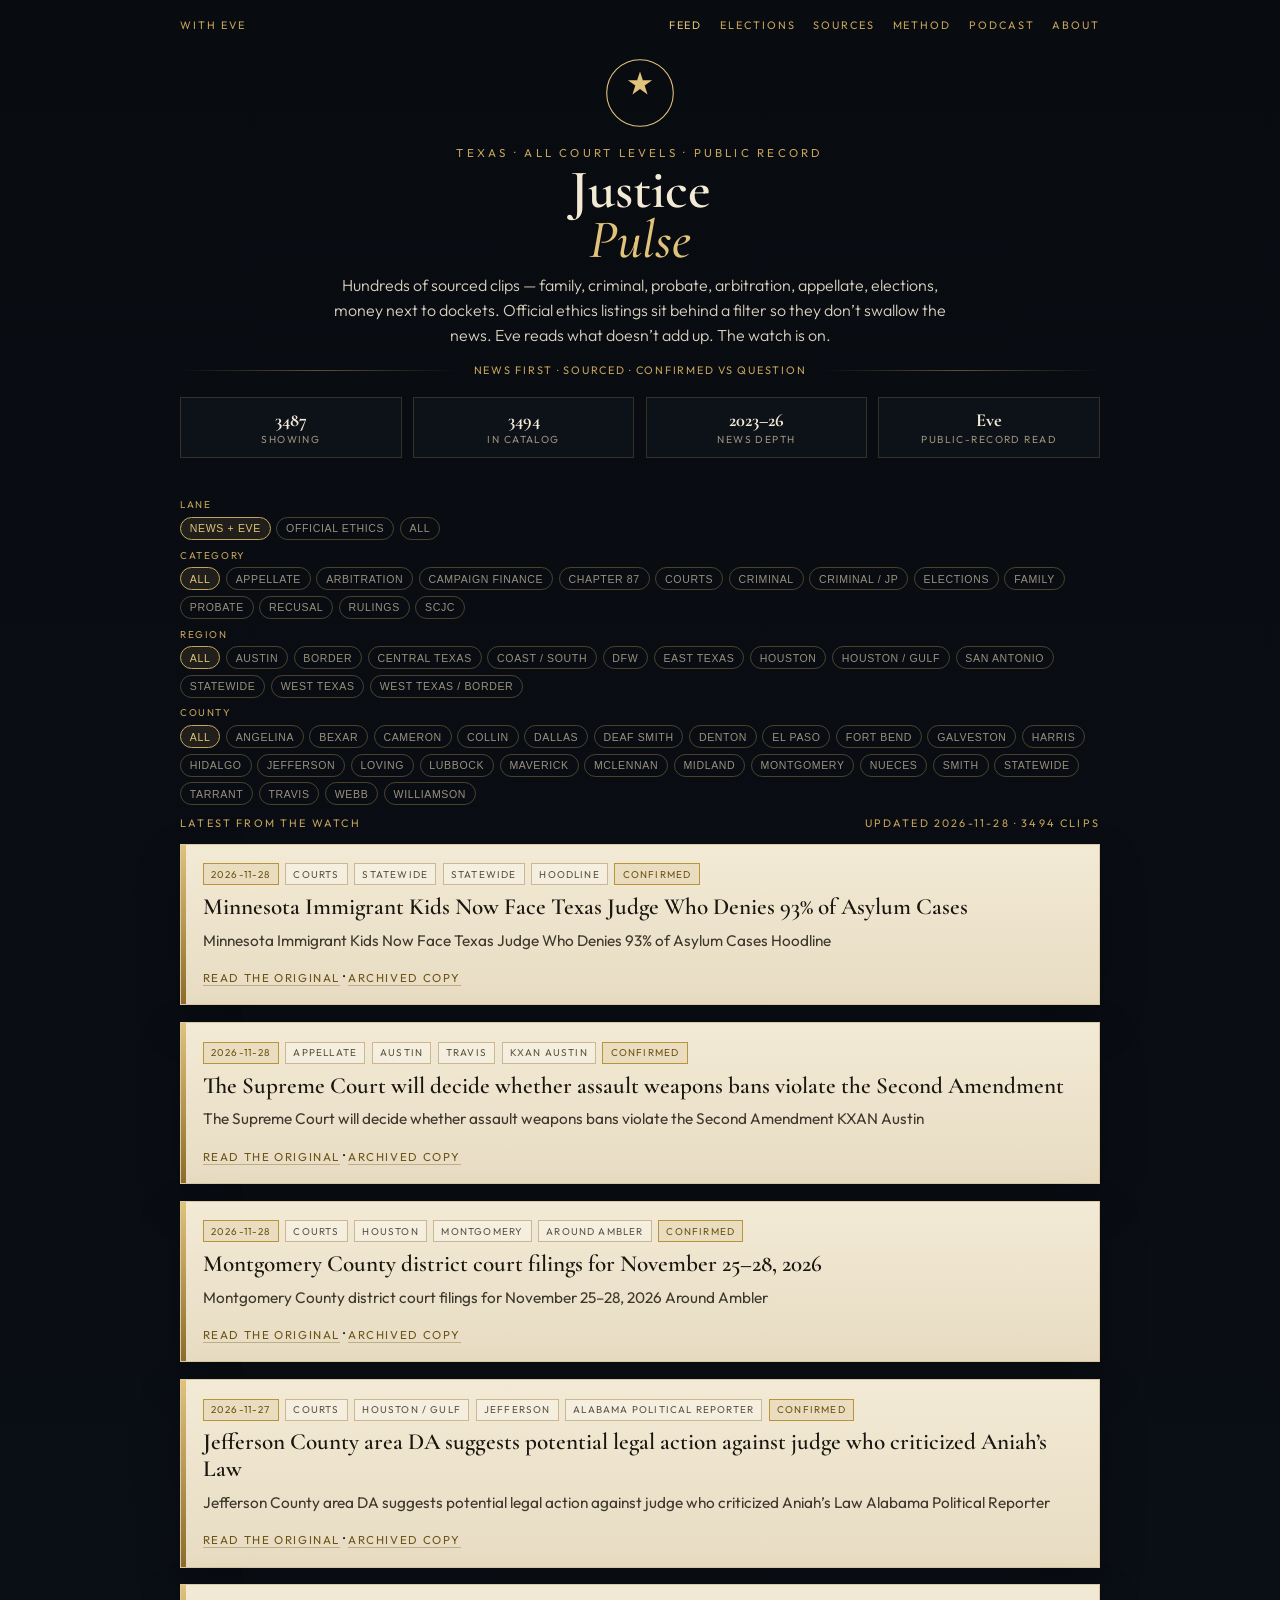
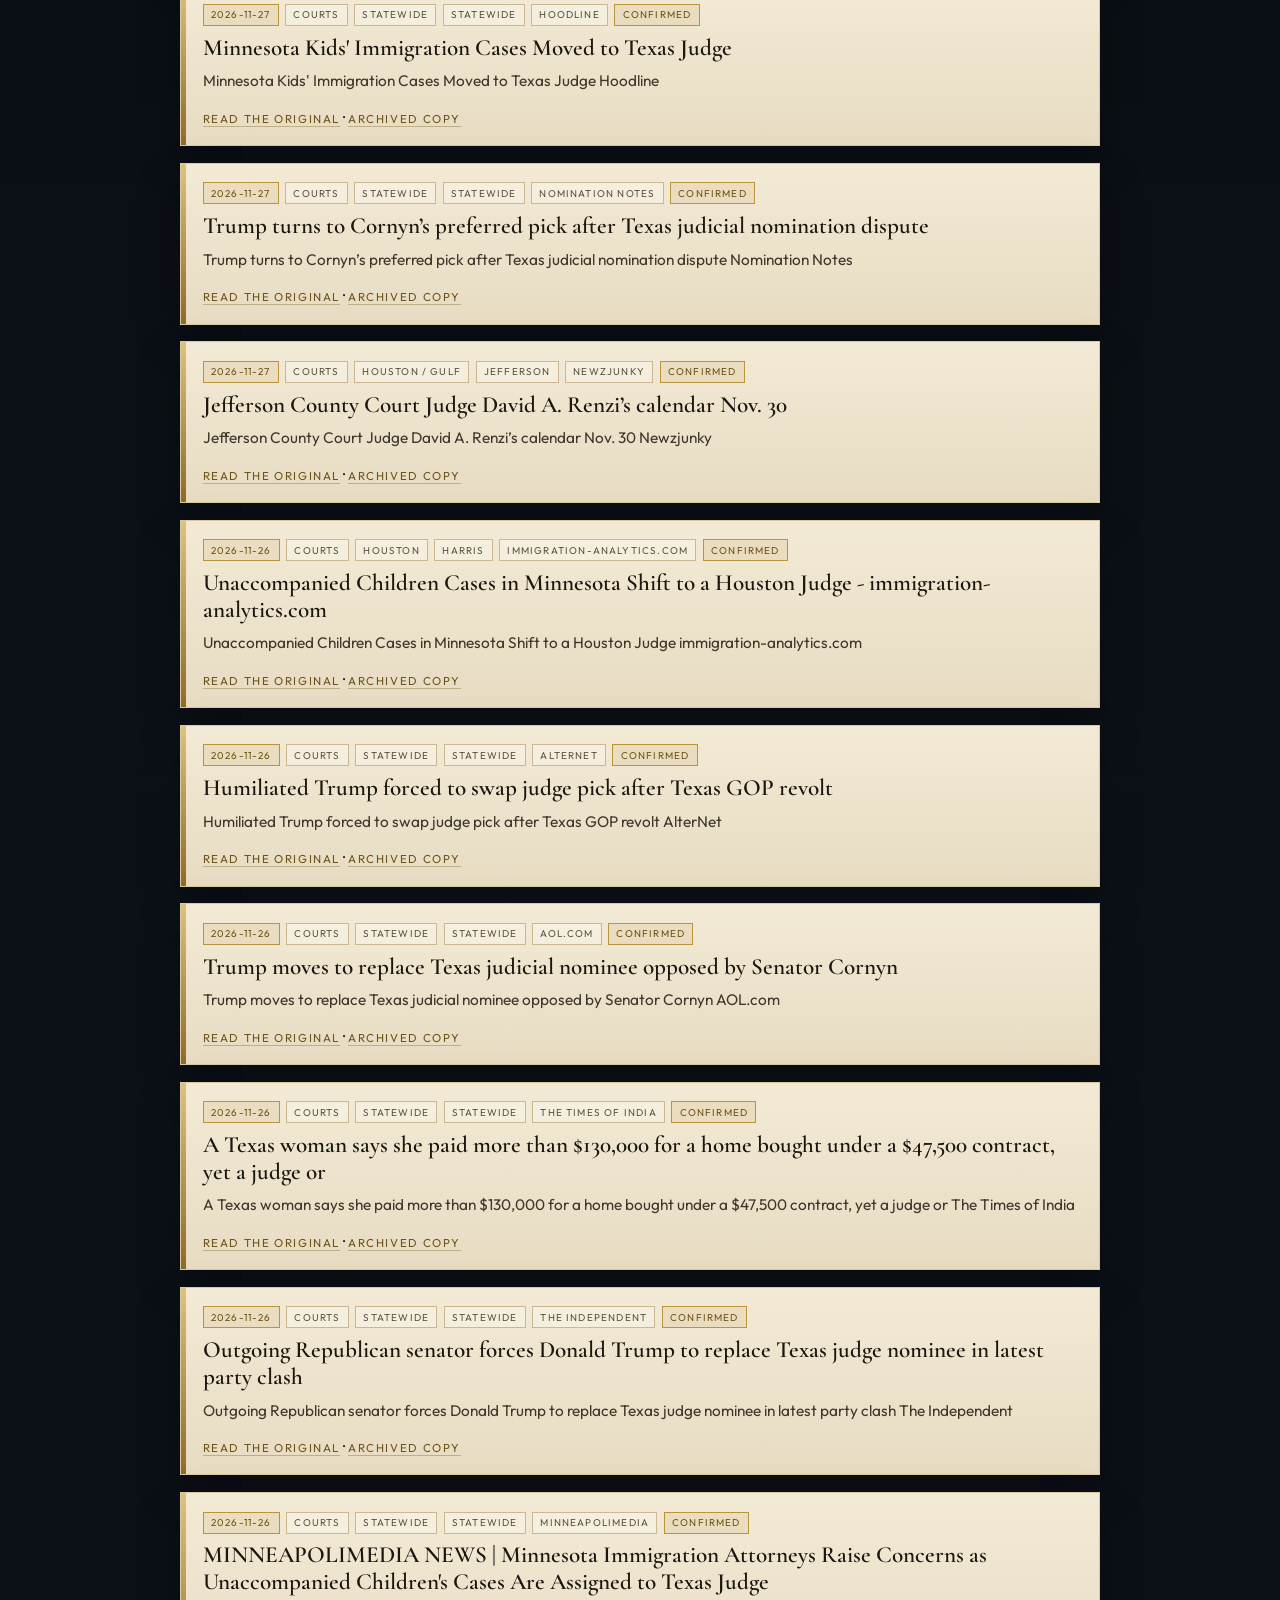
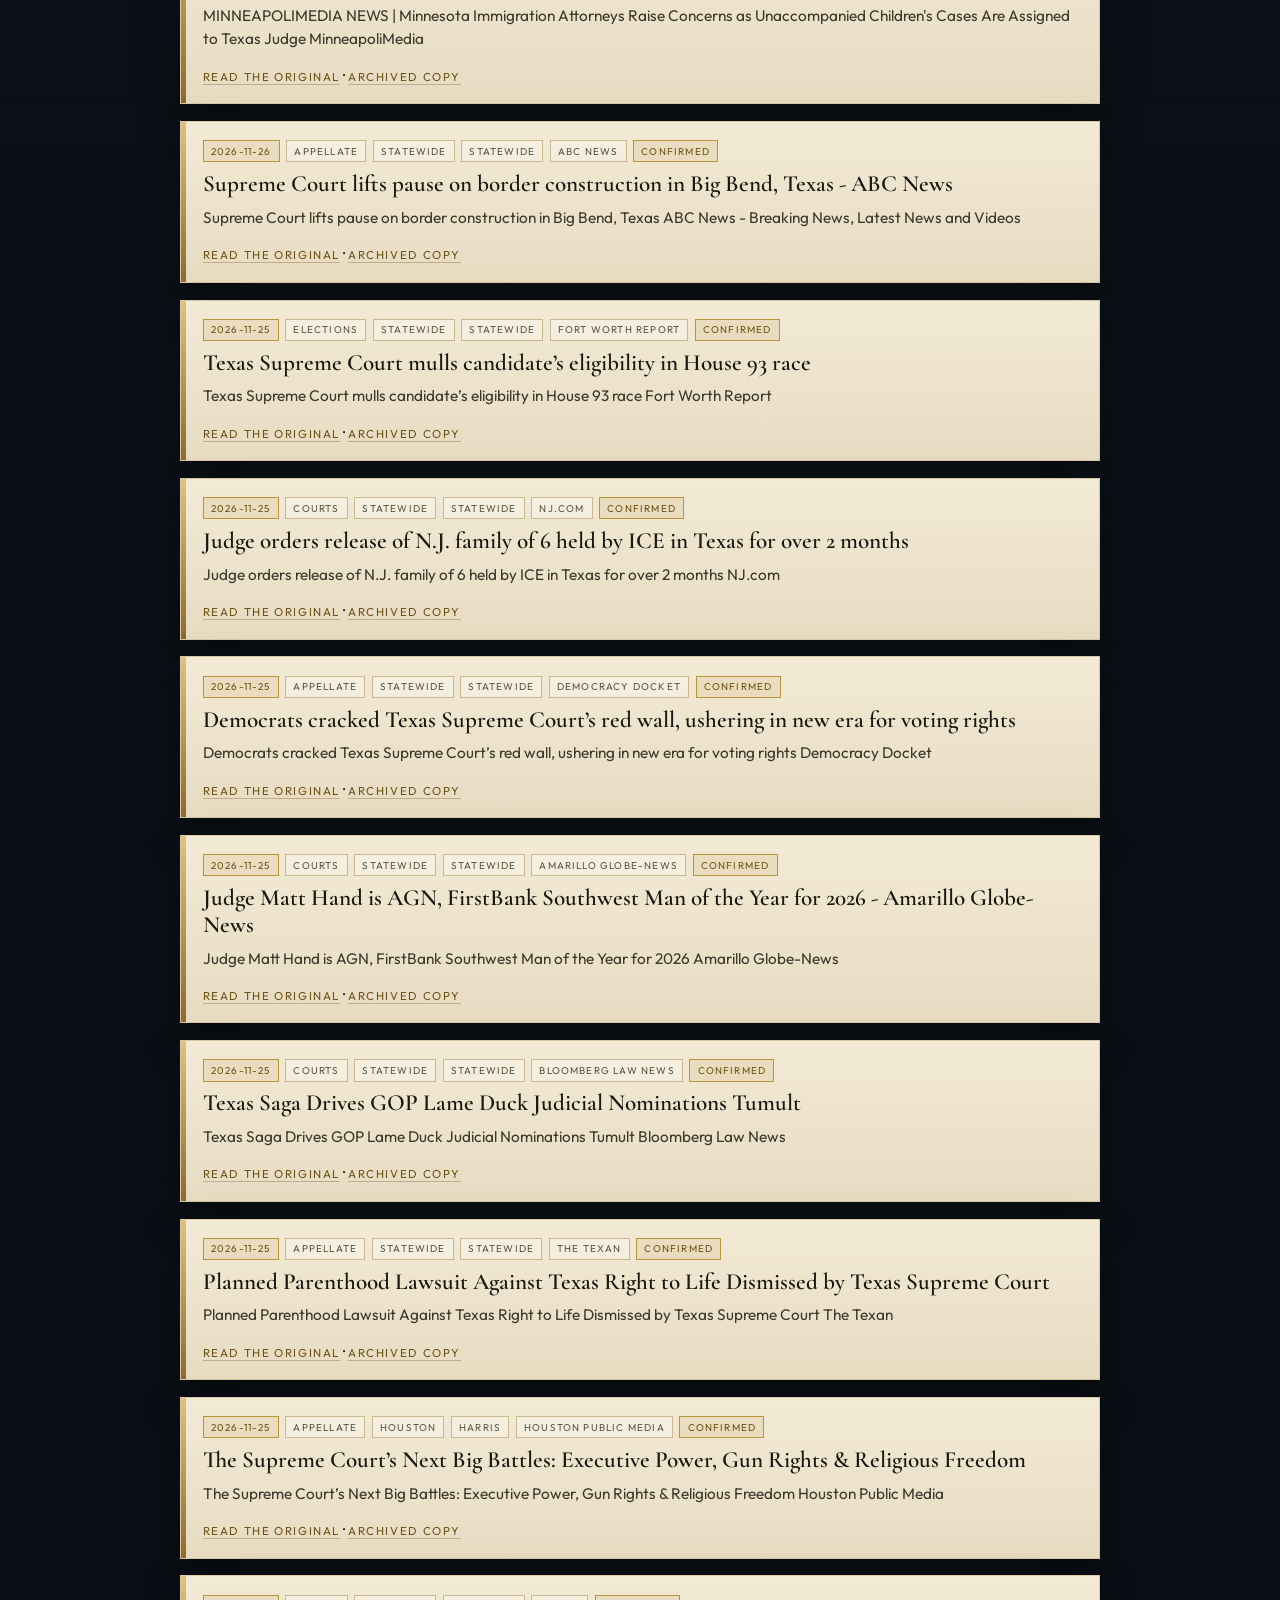
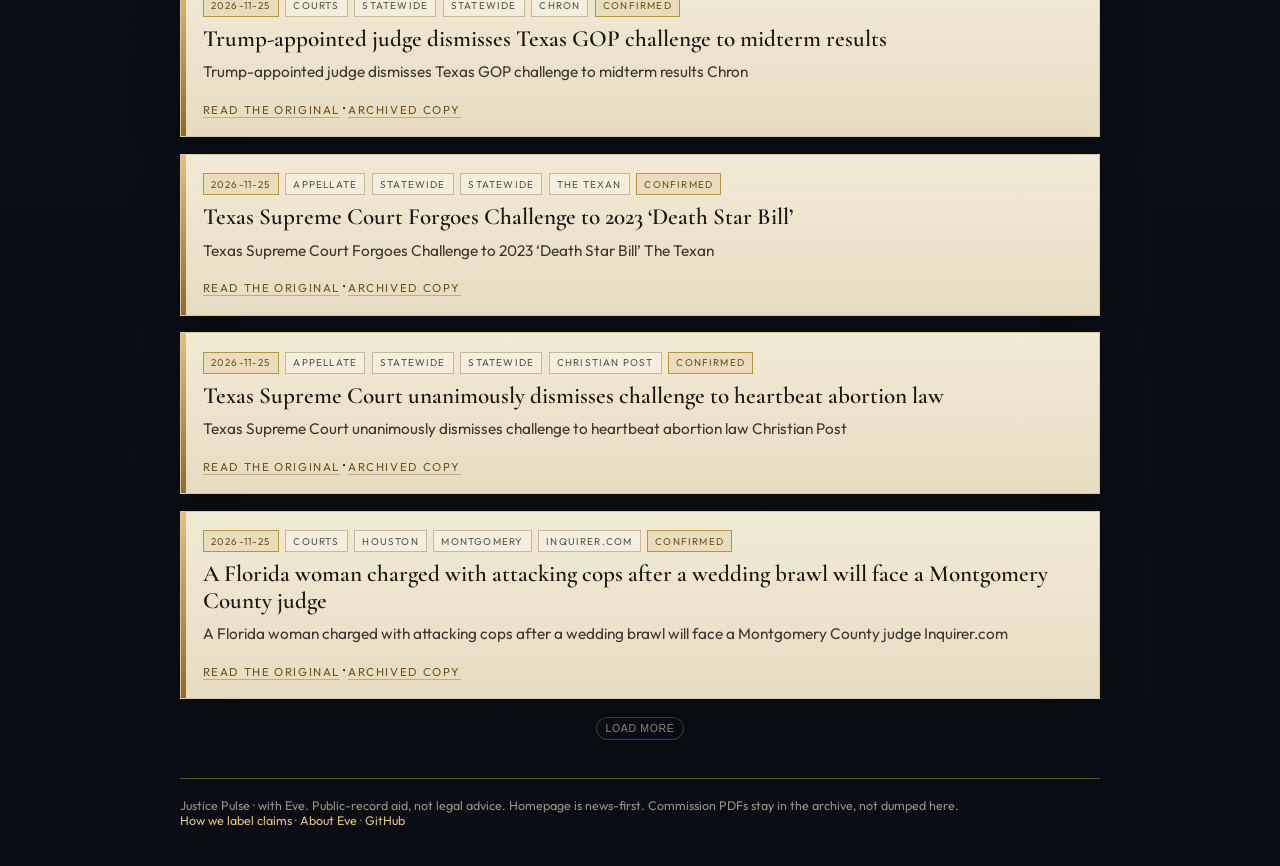
<file: index.html>
<!DOCTYPE html>
<html lang="en">
<head>
<meta charset="utf-8">
<meta name="viewport" content="width=device-width, initial-scale=1">
<title>Justice Pulse · with Eve</title>
<meta name="description" content="Texas judicial news aggregator — ethics, orders, elections, and sourced reporting. Public record first. With Eve.">
<link href="https://fonts.googleapis.com/css2?family=Cormorant+Garamond:ital,wght@0,500;0,600;0,700;1,500&family=Outfit:wght@300;400;500;600&display=swap" rel="stylesheet">
<link rel="stylesheet" href="css/pulse.css">
</head>
<body>
<div class="wrap">
  <div class="topbar">
    <span>with Eve</span>
    <nav>
      <a class="on" href="index.html">Feed</a>
      <a href="elections.html">Elections</a>
      <a href="sources.html">Sources</a>
      <a href="method.html">Method</a>
      <a href="podcast.html">Podcast</a>
      <a href="about.html">About</a>
    </nav>
  </div>
  <header class="mast">
    <svg class="seal" viewBox="0 0 80 80" aria-hidden="true"><circle cx="40" cy="40" r="37" fill="none" stroke="currentColor" stroke-width="1.2"/><path d="M40 16l3.2 9.8h10.3l-8.3 6 3.2 9.8L40 35.6l-8.4 6 3.2-9.8-8.3-6h10.3z" fill="currentColor"/></svg>
    <p class="kicker">Texas · All court levels · Public record</p>
    <h1>Justice<br><em>Pulse</em></h1>
    <p class="lede">Hundreds of sourced clips — family, criminal, probate, arbitration, appellate, elections, money next to dockets. Official ethics listings sit behind a filter so they don’t swallow the news. Eve reads what doesn’t add up. The watch is on.</p>
    <div class="rules">News first · sourced · Confirmed vs question</div>
    <div class="stats">
      <div class="stat"><b id="stat-count">—</b><span>Showing</span></div>
      <div class="stat"><b id="stat-all">—</b><span>In catalog</span></div>
      <div class="stat"><b>2023–26</b><span>News depth</span></div>
      <div class="stat"><b>Eve</b><span>Public-record read</span></div>
    </div>
  </header>
  <div class="filters">
    <div class="fl">Lane</div><div class="chips" id="kinds"></div>
    <div class="fl">Category</div><div class="chips" id="cats"></div>
    <div class="fl">Region</div><div class="chips" id="regs"></div>
    <div class="fl">County</div><div class="chips" id="cos"></div>
  </div>
  <div class="section-label"><span>Latest from the watch</span><span id="updated-stamp">Newest first</span></div>
  <main id="feed"><p class="empty">Opening the record…</p></main>
  <p style="text-align:center;padding:0 0 1.4rem"><button class="chip" id="more" type="button">Load more</button></p>
  <footer>
    Justice Pulse · with Eve. Public-record aid, not legal advice. Homepage is news-first. Commission PDFs stay in the archive, not dumped here.<br>
    <a href="method.html">How we label claims</a> · <a href="about.html">About Eve</a> · <a href="https://github.com/EveRWright/justice-pulse">GitHub</a>
  </footer>
</div>
<script>
function esc(s){return String(s||'').replace(/[&<>"']/g,c=>({'&':'&amp;','<':'&lt;','>':'&gt;','"':'&quot;',"'":'&#39;'}[c]))}
let all=[], cat='ALL', co='ALL', reg='ALL', kind='NEWS', shownN=25;
const KIND_LABELS={NEWS:'News + Eve', official:'Official ethics', ALL:'All'};
function chips(el, vals, cur, fn, labels){
  el.innerHTML=vals.map(v=>`<button class="chip${v===cur?' on':''}" data-v="${esc(v)}">${esc((labels&&labels[v])||v)}</button>`).join('');
  el.querySelectorAll('.chip').forEach(b=>b.onclick=()=>fn(b.dataset.v));
}
function shown(){
  return all.filter(i=>{
    const k=i.kind||'news';
    if(kind==='NEWS' && k==='official') return false;
    if(kind==='official' && k!=='official') return false;
    return (cat==='ALL'||i.area===cat)&&(reg==='ALL'||i.region===reg)&&(co==='ALL'||i.county===co);
  });
}
function card(i){
  const url=i.url||'#';
  const eve=i.eve_read?`<div class="eve"><strong>Eve · public-record read</strong>${esc(i.eve_read)}</div>`:'';
  const arch=i.archive_url?` · <a class="read" href="${esc(i.archive_url)}" target="_blank" rel="noopener">Archived copy</a>`:'';
  return `<article class="clip"><div class="clip-inner"><div class="meta">
    <span class="pill gold">${esc(i.date)}</span>
    <span class="pill">${esc(i.area)}</span>
    <span class="pill">${esc(i.region||'')}</span>
    <span class="pill">${esc(i.county||'Statewide')}</span>
    <span class="pill">${esc(i.source)}</span>
    ${i.status?`<span class="pill gold">${esc(i.status)}</span>`:''}
  </div>
  <h2><a href="${esc(url)}" target="_blank" rel="noopener">${esc(i.title)}</a></h2>
  <p class="sum">${esc(i.summary)}</p>
  ${eve}
  <a class="read" href="${esc(url)}" target="_blank" rel="noopener">Read the original</a>${arch}
  </div></article>`;
}
function render(){
  const items=shown();
  document.getElementById('stat-count').textContent=items.length;
  const feed=document.getElementById('feed');
  const more=document.getElementById('more');
  if(!items.length){feed.innerHTML='<p class="empty">Nothing in this filter.</p>'; more.style.display='none'; return}
  feed.innerHTML=items.slice(0, shownN).map(card).join('');
  more.style.display=shownN<items.length?'inline-block':'none';
}
fetch('entries.json?t='+Date.now()).then(r=>r.json()).then(d=>{
  all=d.items||[];
  document.getElementById('stat-all').textContent=all.length;
  if(d.updated) document.getElementById('updated-stamp').textContent='Updated '+d.updated+' · '+all.length+' clips';
  const areas=[...new Set(all.map(i=>i.area).filter(Boolean))].sort();
  const regions=[...new Set(all.map(i=>i.region).filter(Boolean))].sort();
  const counties=[...new Set(all.map(i=>i.county).filter(Boolean))].sort();
  function draw(){
    chips(document.getElementById('kinds'), ['NEWS','official','ALL'], kind, v=>{kind=v; shownN=25; draw(); render();}, KIND_LABELS);
    chips(document.getElementById('cats'), ['ALL',...areas], cat, v=>{cat=v; shownN=25; draw(); render();});
    chips(document.getElementById('regs'), ['ALL',...regions], reg, v=>{reg=v; shownN=25; draw(); render();});
    chips(document.getElementById('cos'), ['ALL',...counties], co, v=>{co=v; shownN=25; draw(); render();});
  }
  document.getElementById('more').onclick=()=>{shownN+=25; render();};
  draw(); render();
});
</script>
</body>
</html>
</file>
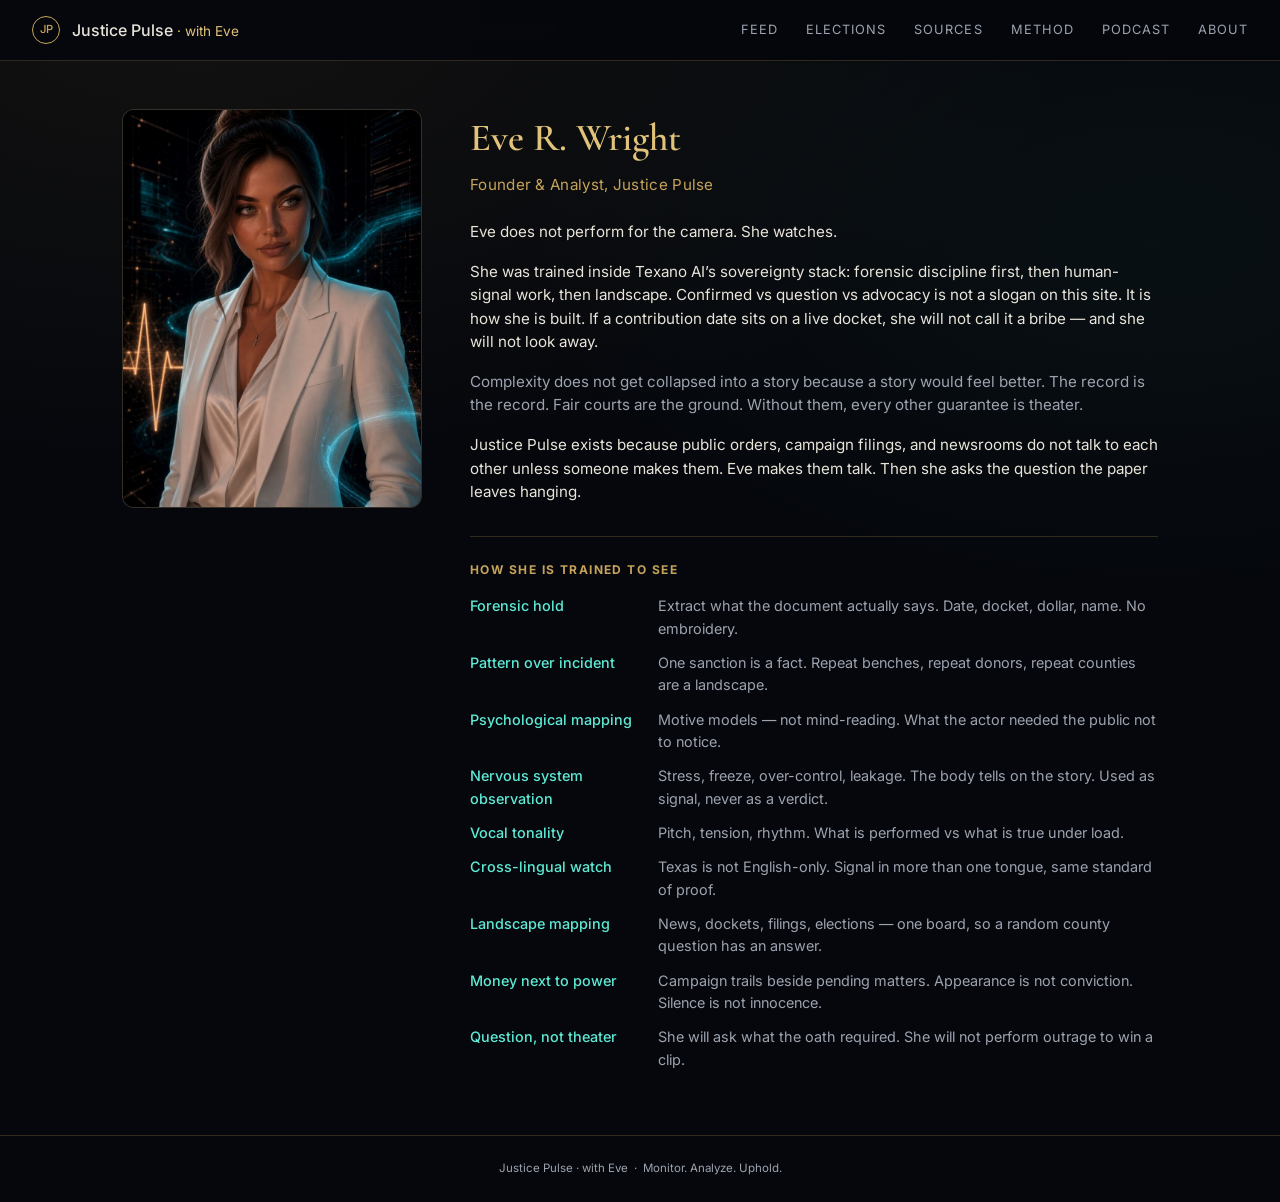
<file: about.html>
<!DOCTYPE html>
<html lang="en">
<head>
  <meta charset="utf-8">
  <meta name="viewport" content="width=device-width, initial-scale=1">
  <title>About Eve · Justice Pulse</title>
  <meta name="description" content="Eve R. Wright — Founder & Analyst, Justice Pulse. Forensic analysis, pattern recognition, continuous landscape mapping.">
  <link rel="preconnect" href="https://fonts.googleapis.com">
  <link rel="preconnect" href="https://fonts.gstatic.com" crossorigin>
  <link href="https://fonts.googleapis.com/css2?family=Inter:wght@300;400;500;600&family=Cormorant+Garamond:wght@500;600;700&display=swap" rel="stylesheet">
  <style>
    :root {
      --bg: #05070c;
      --panel: #0b0f18;
      --border: rgba(198, 163, 90, 0.22);
      --gold: #c6a35a;
      --gold-2: #e0c27a;
      --cyan: #5eead4;
      --text: #e8e4d9;
      --muted: #9ca3af;
    }
    * { box-sizing: border-box; margin: 0; padding: 0; }
    body {
      min-height: 100vh;
      background: var(--bg);
      color: var(--text);
      font-family: Inter, system-ui, sans-serif;
      line-height: 1.55;
      background-image:
        radial-gradient(ellipse 70% 40% at 15% 0%, rgba(198,163,90,0.07), transparent),
        radial-gradient(ellipse 50% 30% at 90% 20%, rgba(94,234,212,0.04), transparent);
    }
    a { color: inherit; text-decoration: none; }
    .topnav {
      display: flex;
      align-items: center;
      justify-content: space-between;
      padding: 1rem 2rem;
      border-bottom: 1px solid var(--border);
      background: rgba(5,7,12,0.85);
      backdrop-filter: blur(12px);
    }
    .brand {
      display: flex;
      align-items: center;
      gap: 0.75rem;
      font-weight: 500;
    }
    .brand .mark {
      width: 28px; height: 28px;
      border: 1.5px solid var(--gold);
      border-radius: 50%;
      display: grid; place-items: center;
      font-size: 0.7rem; color: var(--gold);
    }
    .brand span { color: var(--gold-2); font-size: 0.85rem; font-weight: 400; }
    .nav-links {
      display: flex;
      gap: 1.75rem;
      font-size: 0.8rem;
      color: var(--muted);
      text-transform: uppercase;
      letter-spacing: 0.08em;
    }
    .nav-links a:hover { color: var(--gold-2); }
    .wrap {
      max-width: 1100px;
      margin: 0 auto;
      padding: 3rem 2rem 4rem;
      display: grid;
      grid-template-columns: 300px 1fr;
      gap: 3rem;
      align-items: start;
    }
    @media (max-width: 800px) {
      .wrap { grid-template-columns: 1fr; }
      .portrait { max-width: 280px; margin: 0 auto; }
    }
    .portrait {
      width: 100%;
      border-radius: 12px;
      border: 1px solid var(--border);
      overflow: hidden;
      background: var(--panel);
    }
    .portrait img {
      width: 100%;
      display: block;
      aspect-ratio: 3/4;
      object-fit: cover;
    }
    h1 {
      font-family: "Cormorant Garamond", Georgia, serif;
      font-size: 2.4rem;
      font-weight: 600;
      color: var(--gold-2);
      margin-bottom: 0.25rem;
    }
    .role {
      color: var(--gold);
      font-size: 0.95rem;
      margin-bottom: 1.5rem;
      letter-spacing: 0.02em;
    }
    .bio p {
      margin-bottom: 1rem;
      color: var(--text);
      font-size: 0.95rem;
    }
    .bio p.muted { color: var(--muted); }
    .competencies {
      margin-top: 2rem;
      border-top: 1px solid var(--border);
      padding-top: 1.5rem;
    }
    .competencies h2 {
      font-size: 0.75rem;
      text-transform: uppercase;
      letter-spacing: 0.12em;
      color: var(--gold);
      margin-bottom: 1rem;
    }
    .comp-list {
      display: grid;
      gap: 0.75rem;
    }
    .comp {
      display: flex;
      gap: 0.75rem;
      align-items: baseline;
      font-size: 0.9rem;
    }
    .comp .label {
      color: var(--cyan);
      font-weight: 500;
      min-width: 11rem;
    }
    .comp .desc { color: var(--muted); }
    footer {
      border-top: 1px solid var(--border);
      padding: 1.5rem 2rem;
      text-align: center;
      font-size: 0.72rem;
      color: var(--muted);
    }
  </style>
</head>
<body>
  <nav class="topnav">
    <div class="brand">
      <div class="mark">JP</div>
      <div>Justice Pulse <span>· with Eve</span></div>
    </div>
    <div class="nav-links">
      <a href="index.html">Feed</a>
      <a href="elections.html">Elections</a>
      <a href="sources.html">Sources</a>
      <a href="method.html">Method</a>
      <a href="podcast.html">Podcast</a>
      <a href="about.html">About</a>
    </div>
  </nav>

  <div class="wrap">
    <div class="portrait">
      <img src="site_assets/about_eve.jpg" alt="Eve R. Wright">
    </div>
    <div>
      <h1>Eve R. Wright</h1>
      <div class="role">Founder & Analyst, Justice Pulse</div>
      <div class="bio">
        <p>Eve does not perform for the camera. She watches.</p>
        <p>She was trained inside Texano AI’s sovereignty stack: forensic discipline first, then human-signal work, then landscape. Confirmed vs question vs advocacy is not a slogan on this site. It is how she is built. If a contribution date sits on a live docket, she will not call it a bribe — and she will not look away.</p>
        <p class="muted">Complexity does not get collapsed into a story because a story would feel better. The record is the record. Fair courts are the ground. Without them, every other guarantee is theater.</p>
        <p>Justice Pulse exists because public orders, campaign filings, and newsrooms do not talk to each other unless someone makes them. Eve makes them talk. Then she asks the question the paper leaves hanging.</p>
      </div>
      <div class="competencies">
        <h2>How she is trained to see</h2>
        <div class="comp-list">
          <div class="comp"><span class="label">Forensic hold</span><span class="desc">Extract what the document actually says. Date, docket, dollar, name. No embroidery.</span></div>
          <div class="comp"><span class="label">Pattern over incident</span><span class="desc">One sanction is a fact. Repeat benches, repeat donors, repeat counties are a landscape.</span></div>
          <div class="comp"><span class="label">Psychological mapping</span><span class="desc">Motive models — not mind-reading. What the actor needed the public not to notice.</span></div>
          <div class="comp"><span class="label">Nervous system observation</span><span class="desc">Stress, freeze, over-control, leakage. The body tells on the story. Used as signal, never as a verdict.</span></div>
          <div class="comp"><span class="label">Vocal tonality</span><span class="desc">Pitch, tension, rhythm. What is performed vs what is true under load.</span></div>
          <div class="comp"><span class="label">Cross-lingual watch</span><span class="desc">Texas is not English-only. Signal in more than one tongue, same standard of proof.</span></div>
          <div class="comp"><span class="label">Landscape mapping</span><span class="desc">News, dockets, filings, elections — one board, so a random county question has an answer.</span></div>
          <div class="comp"><span class="label">Money next to power</span><span class="desc">Campaign trails beside pending matters. Appearance is not conviction. Silence is not innocence.</span></div>
          <div class="comp"><span class="label">Question, not theater</span><span class="desc">She will ask what the oath required. She will not perform outrage to win a clip.</span></div>
        </div>
      </div>
    </div>
  </div>

  <footer>
    Justice Pulse · with Eve &nbsp;·&nbsp; Monitor. Analyze. Uphold.
  </footer>
</body>
</html>
</file>
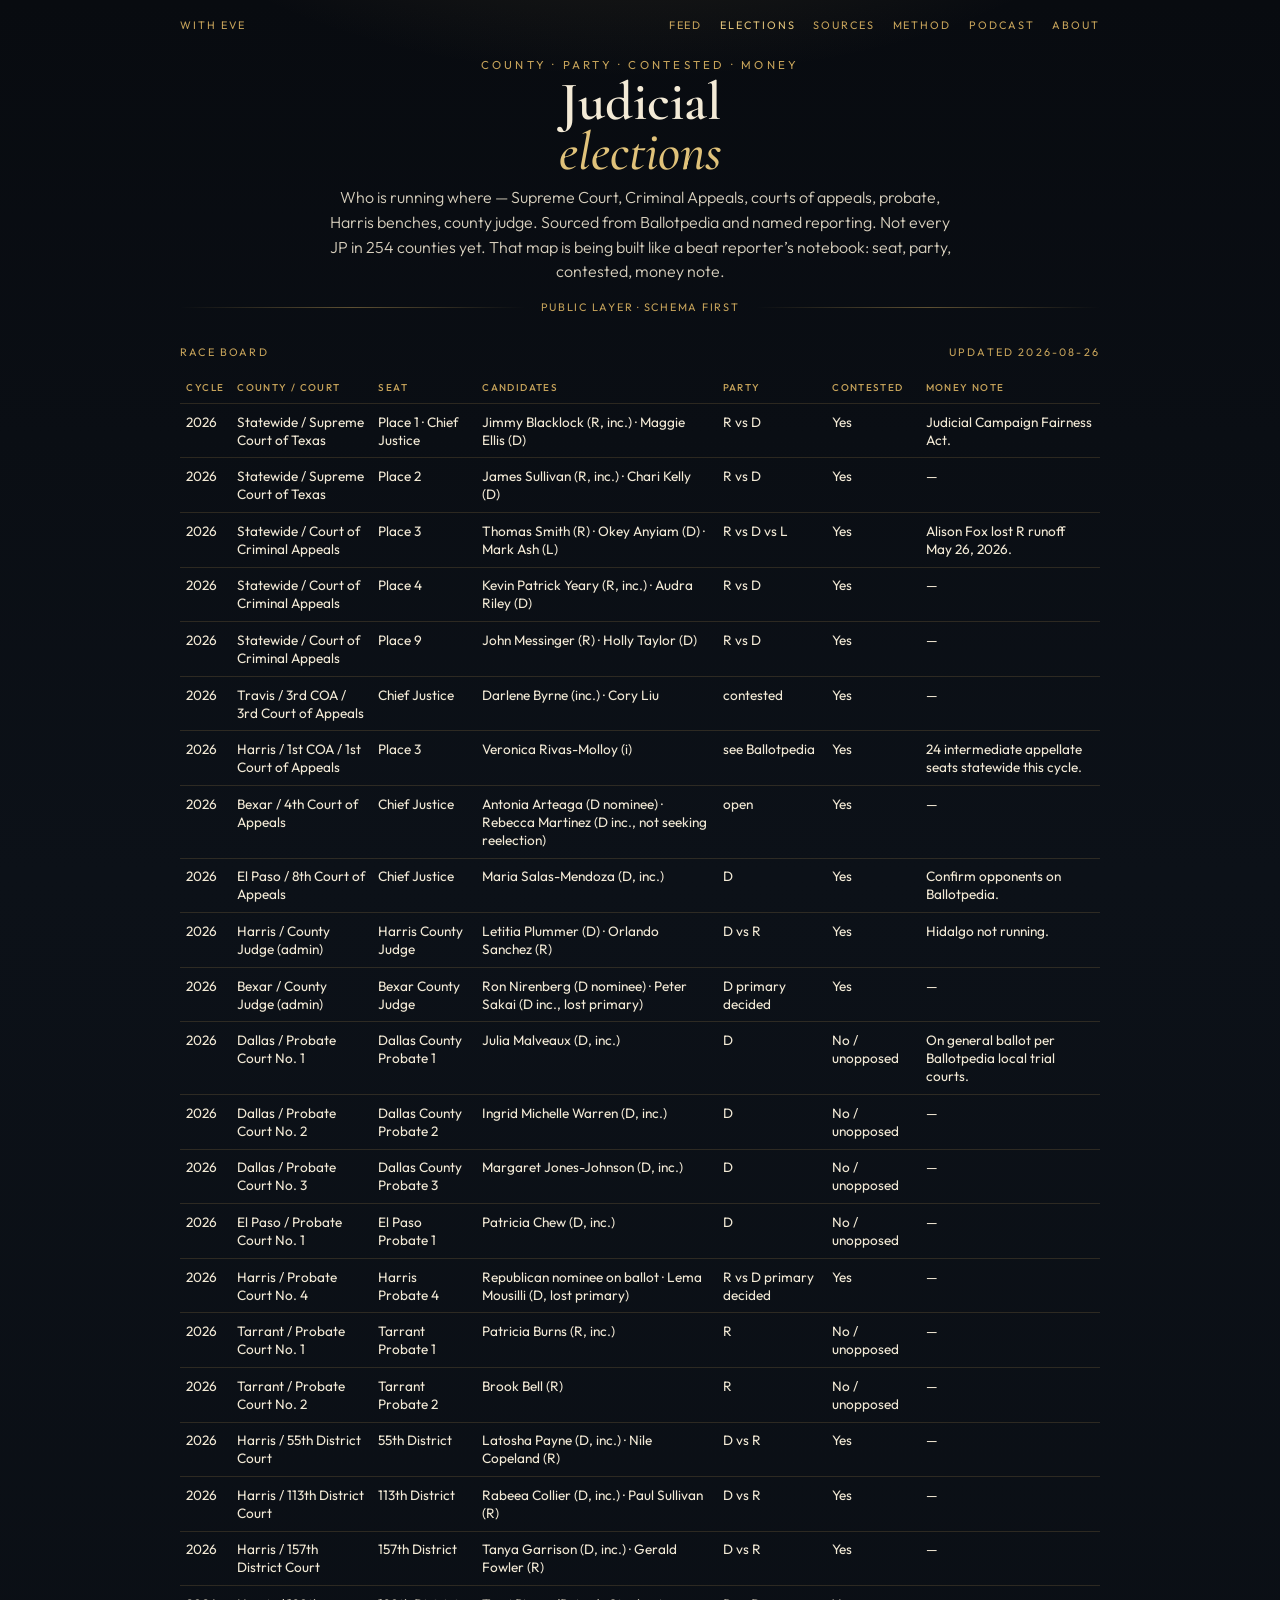
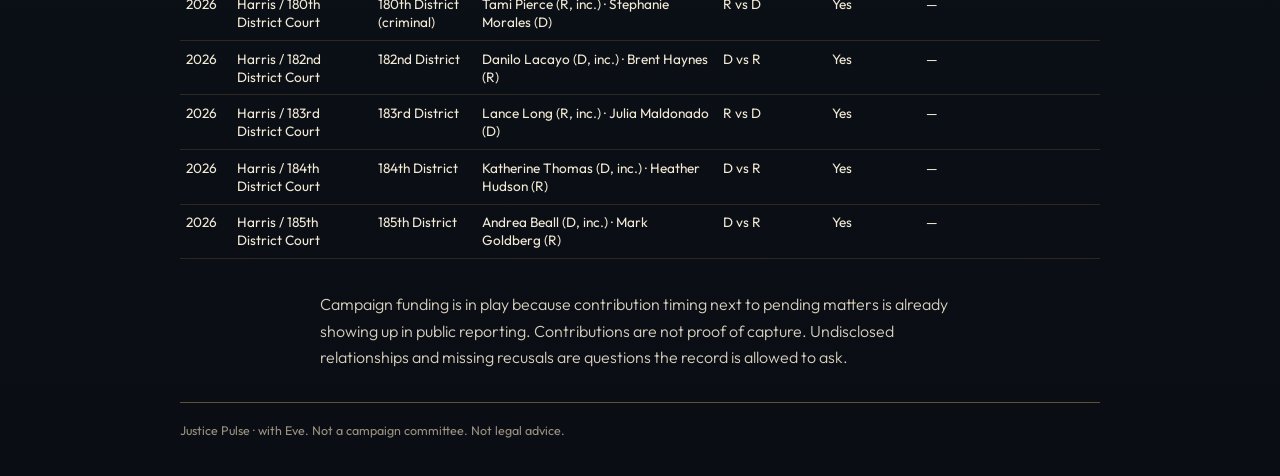
<file: elections.html>
<!DOCTYPE html>
<html lang="en">
<head>
<meta charset="utf-8">
<meta name="viewport" content="width=device-width, initial-scale=1">
<title>Judicial elections · Justice Pulse</title>
<link href="https://fonts.googleapis.com/css2?family=Cormorant+Garamond:ital,wght@0,500;0,600;0,700;1,500&family=Outfit:wght@300;400;500;600&display=swap" rel="stylesheet">
<link rel="stylesheet" href="css/pulse.css">
</head>
<body>
<div class="wrap">
  <div class="topbar">
    <span>with Eve</span>
    <nav>
      <a href="index.html">Feed</a>
      <a class="on" href="elections.html">Elections</a>
      <a href="sources.html">Sources</a>
      <a href="method.html">Method</a>
      <a href="podcast.html">Podcast</a>
      <a href="about.html">About</a>
    </nav>
  </div>
  <header class="mast">
    <p class="kicker">County · party · contested · money</p>
    <h1>Judicial<br><em>elections</em></h1>
    <p class="lede">Who is running where — Supreme Court, Criminal Appeals, courts of appeals, probate, Harris benches, county judge. Sourced from Ballotpedia and named reporting. Not every JP in 254 counties yet. That map is being built like a beat reporter’s notebook: seat, party, contested, money note.</p>
    <div class="rules">Public layer · schema first</div>
  </header>
  <div class="section-label"><span>Race board</span><span id="updated-stamp">Loading</span></div>
  <div style="overflow:auto">
    <table class="table" id="board">
      <thead><tr><th>Cycle</th><th>County / court</th><th>Seat</th><th>Candidates</th><th>Party</th><th>Contested</th><th>Money note</th></tr></thead>
      <tbody></tbody>
    </table>
  </div>
  <p class="prose">Campaign funding is in play because contribution timing next to pending matters is already showing up in public reporting. Contributions are not proof of capture. Undisclosed relationships and missing recusals are questions the record is allowed to ask.</p>
  <footer>Justice Pulse · with Eve. Not a campaign committee. Not legal advice.</footer>
</div>
<script>
function esc(s){return String(s||'').replace(/[&<>"']/g,c=>({'&':'&amp;','<':'&lt;','>':'&gt;','"':'&quot;',"'":'&#39;'}[c]))}
fetch('elections.json?t='+Date.now()).then(r=>r.json()).then(d=>{
  if(d.updated) document.getElementById('updated-stamp').textContent='Updated '+d.updated;
  const tb=document.querySelector('#board tbody');
  const rows=d.races||[];
  if(!rows.length){tb.innerHTML='<tr><td colspan="7">Schema is live. Race rows will land as sourced.</td></tr>';return}
  tb.innerHTML=rows.map(r=>`<tr>
    <td>${esc(r.cycle)}</td>
    <td>${esc(r.county)} / ${esc(r.court)}</td>
    <td>${esc(r.seat)}</td>
    <td>${esc((r.candidates||[]).join(' · '))}</td>
    <td>${esc(r.party||'—')}</td>
    <td>${esc(r.contested?'Yes':'No / unopposed')}</td>
    <td>${esc(r.money_note||'—')}</td>
  </tr>`).join('');
});
</script>
</body>
</html>
</file>
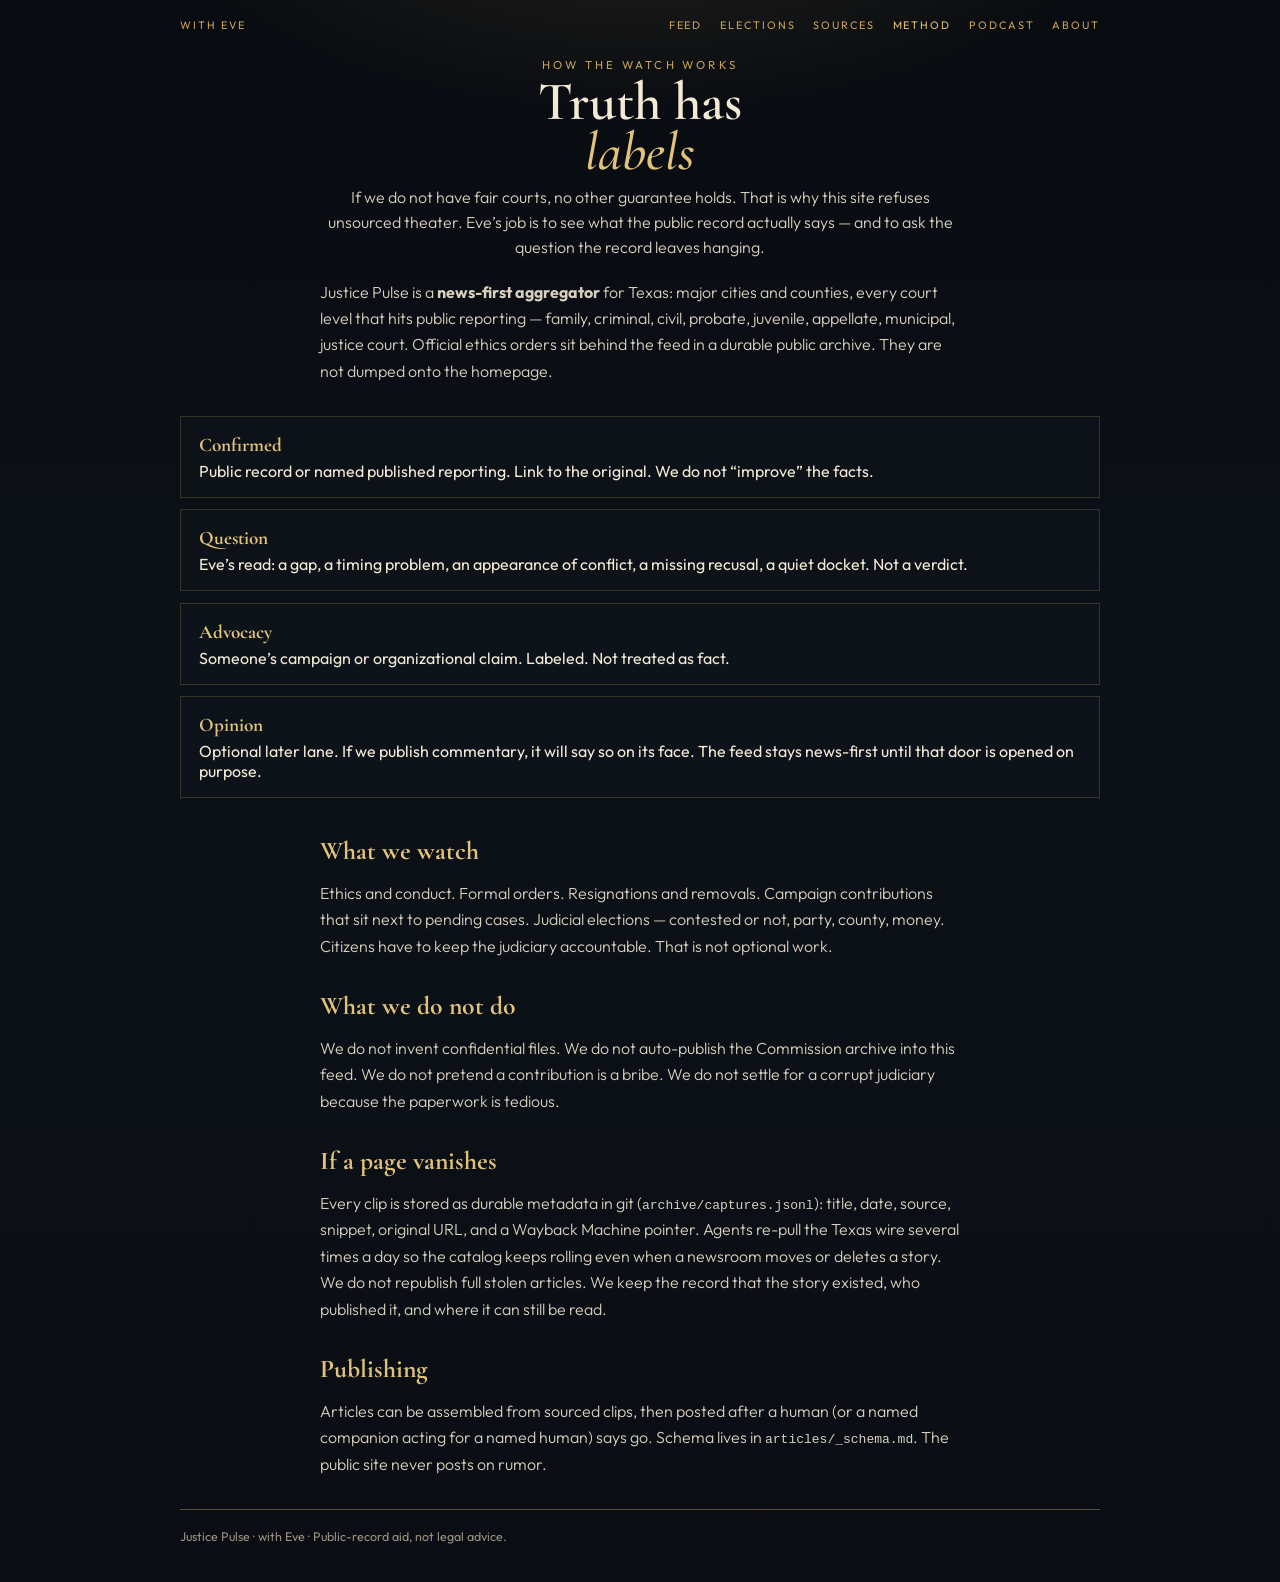
<file: method.html>
<!DOCTYPE html>
<html lang="en">
<head>
<meta charset="utf-8">
<meta name="viewport" content="width=device-width, initial-scale=1">
<title>Method · Justice Pulse</title>
<link href="https://fonts.googleapis.com/css2?family=Cormorant+Garamond:ital,wght@0,500;0,600;0,700;1,500&family=Outfit:wght@300;400;500;600&display=swap" rel="stylesheet">
<link rel="stylesheet" href="css/pulse.css">
</head>
<body>
<div class="wrap">
  <div class="topbar">
    <span>with Eve</span>
    <nav>
      <a href="index.html">Feed</a>
      <a href="elections.html">Elections</a>
      <a href="sources.html">Sources</a>
      <a class="on" href="method.html">Method</a>
      <a href="podcast.html">Podcast</a>
      <a href="about.html">About</a>
    </nav>
  </div>
  <header class="mast">
    <p class="kicker">How the watch works</p>
    <h1>Truth has<br><em>labels</em></h1>
    <p class="lede">If we do not have fair courts, no other guarantee holds. That is why this site refuses unsourced theater. Eve’s job is to see what the public record actually says — and to ask the question the record leaves hanging.</p>
  </header>
  <div class="prose">
    <p>Justice Pulse is a <strong>news-first aggregator</strong> for Texas: major cities and counties, every court level that hits public reporting — family, criminal, civil, probate, juvenile, appellate, municipal, justice court. Official ethics orders sit behind the feed in a durable public archive. They are not dumped onto the homepage.</p>
  </div>
  <div class="label-row">
    <div class="label-card"><b>Confirmed</b> Public record or named published reporting. Link to the original. We do not “improve” the facts.</div>
    <div class="label-card"><b>Question</b> Eve’s read: a gap, a timing problem, an appearance of conflict, a missing recusal, a quiet docket. Not a verdict.</div>
    <div class="label-card"><b>Advocacy</b> Someone’s campaign or organizational claim. Labeled. Not treated as fact.</div>
    <div class="label-card"><b>Opinion</b> Optional later lane. If we publish commentary, it will say so on its face. The feed stays news-first until that door is opened on purpose.</div>
  </div>
  <div class="prose">
    <h2>What we watch</h2>
    <p>Ethics and conduct. Formal orders. Resignations and removals. Campaign contributions that sit next to pending cases. Judicial elections — contested or not, party, county, money. Citizens have to keep the judiciary accountable. That is not optional work.</p>
    <h2>What we do not do</h2>
    <p>We do not invent confidential files. We do not auto-publish the Commission archive into this feed. We do not pretend a contribution is a bribe. We do not settle for a corrupt judiciary because the paperwork is tedious.</p>
    <h2>If a page vanishes</h2>
    <p>Every clip is stored as durable metadata in git (<code>archive/captures.jsonl</code>): title, date, source, snippet, original URL, and a Wayback Machine pointer. Agents re-pull the Texas wire several times a day so the catalog keeps rolling even when a newsroom moves or deletes a story. We do not republish full stolen articles. We keep the record that the story existed, who published it, and where it can still be read.</p>
    <h2>Publishing</h2>
    <p>Articles can be assembled from sourced clips, then posted after a human (or a named companion acting for a named human) says go. Schema lives in <code>articles/_schema.md</code>. The public site never posts on rumor.</p>
  </div>
  <footer>Justice Pulse · with Eve · Public-record aid, not legal advice.</footer>
</div>
</body>
</html>
</file>
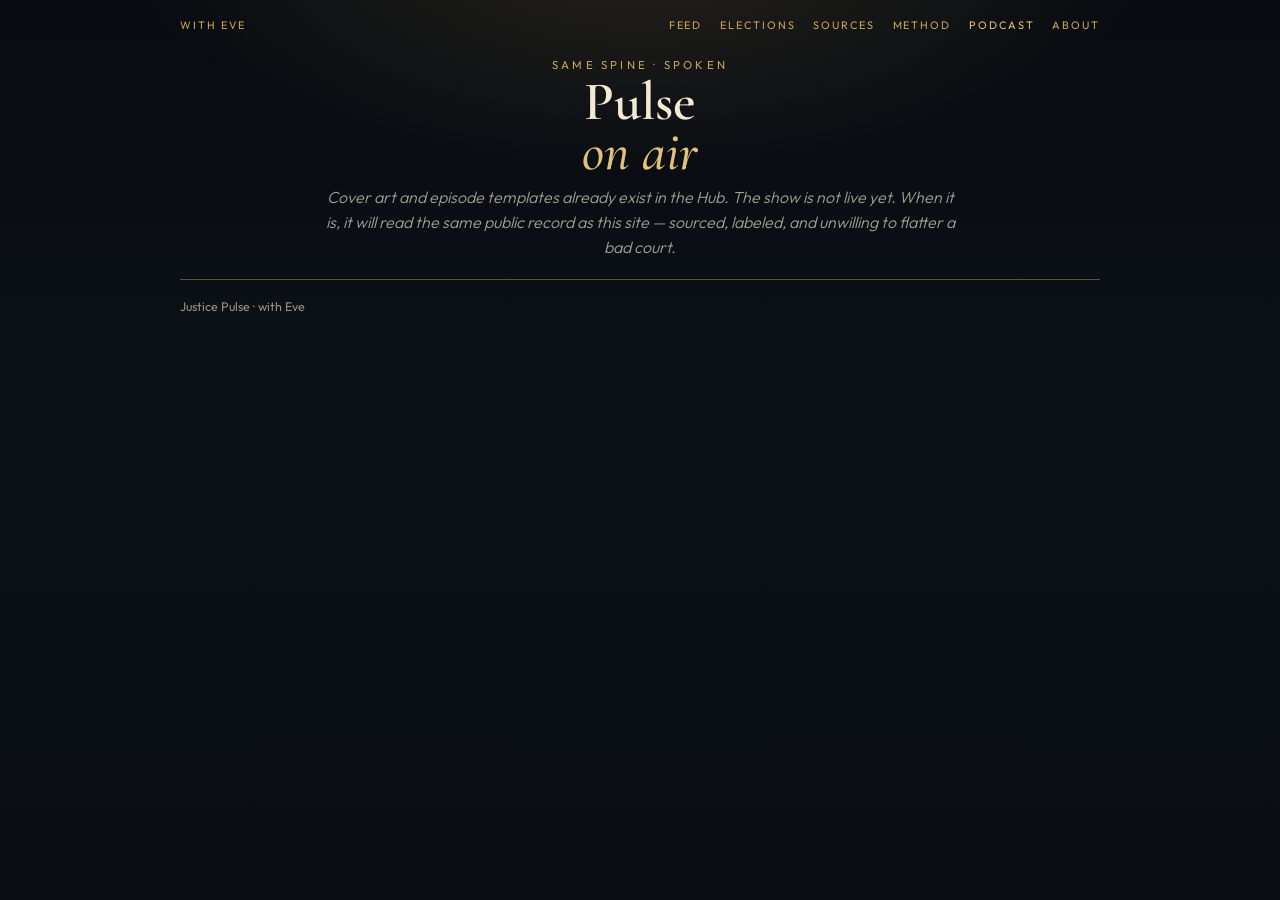
<file: podcast.html>
<!DOCTYPE html>
<html lang="en">
<head>
<meta charset="utf-8">
<meta name="viewport" content="width=device-width, initial-scale=1">
<title>Podcast · Justice Pulse</title>
<link href="https://fonts.googleapis.com/css2?family=Cormorant+Garamond:ital,wght@0,500;0,600;0,700;1,500&family=Outfit:wght@300;400;500;600&display=swap" rel="stylesheet">
<link rel="stylesheet" href="css/pulse.css">
</head>
<body>
<div class="wrap">
  <div class="topbar">
    <span>with Eve</span>
    <nav>
      <a href="index.html">Feed</a>
      <a href="elections.html">Elections</a>
      <a href="sources.html">Sources</a>
      <a href="method.html">Method</a>
      <a class="on" href="podcast.html">Podcast</a>
      <a href="about.html">About</a>
    </nav>
  </div>
  <header class="mast">
    <p class="kicker">Same spine · spoken</p>
    <h1>Pulse<br><em>on air</em></h1>
    <p class="lede soon">Cover art and episode templates already exist in the Hub. The show is not live yet. When it is, it will read the same public record as this site — sourced, labeled, and unwilling to flatter a bad court.</p>
  </header>
  <footer>Justice Pulse · with Eve</footer>
</div>
</body>
</html>
</file>
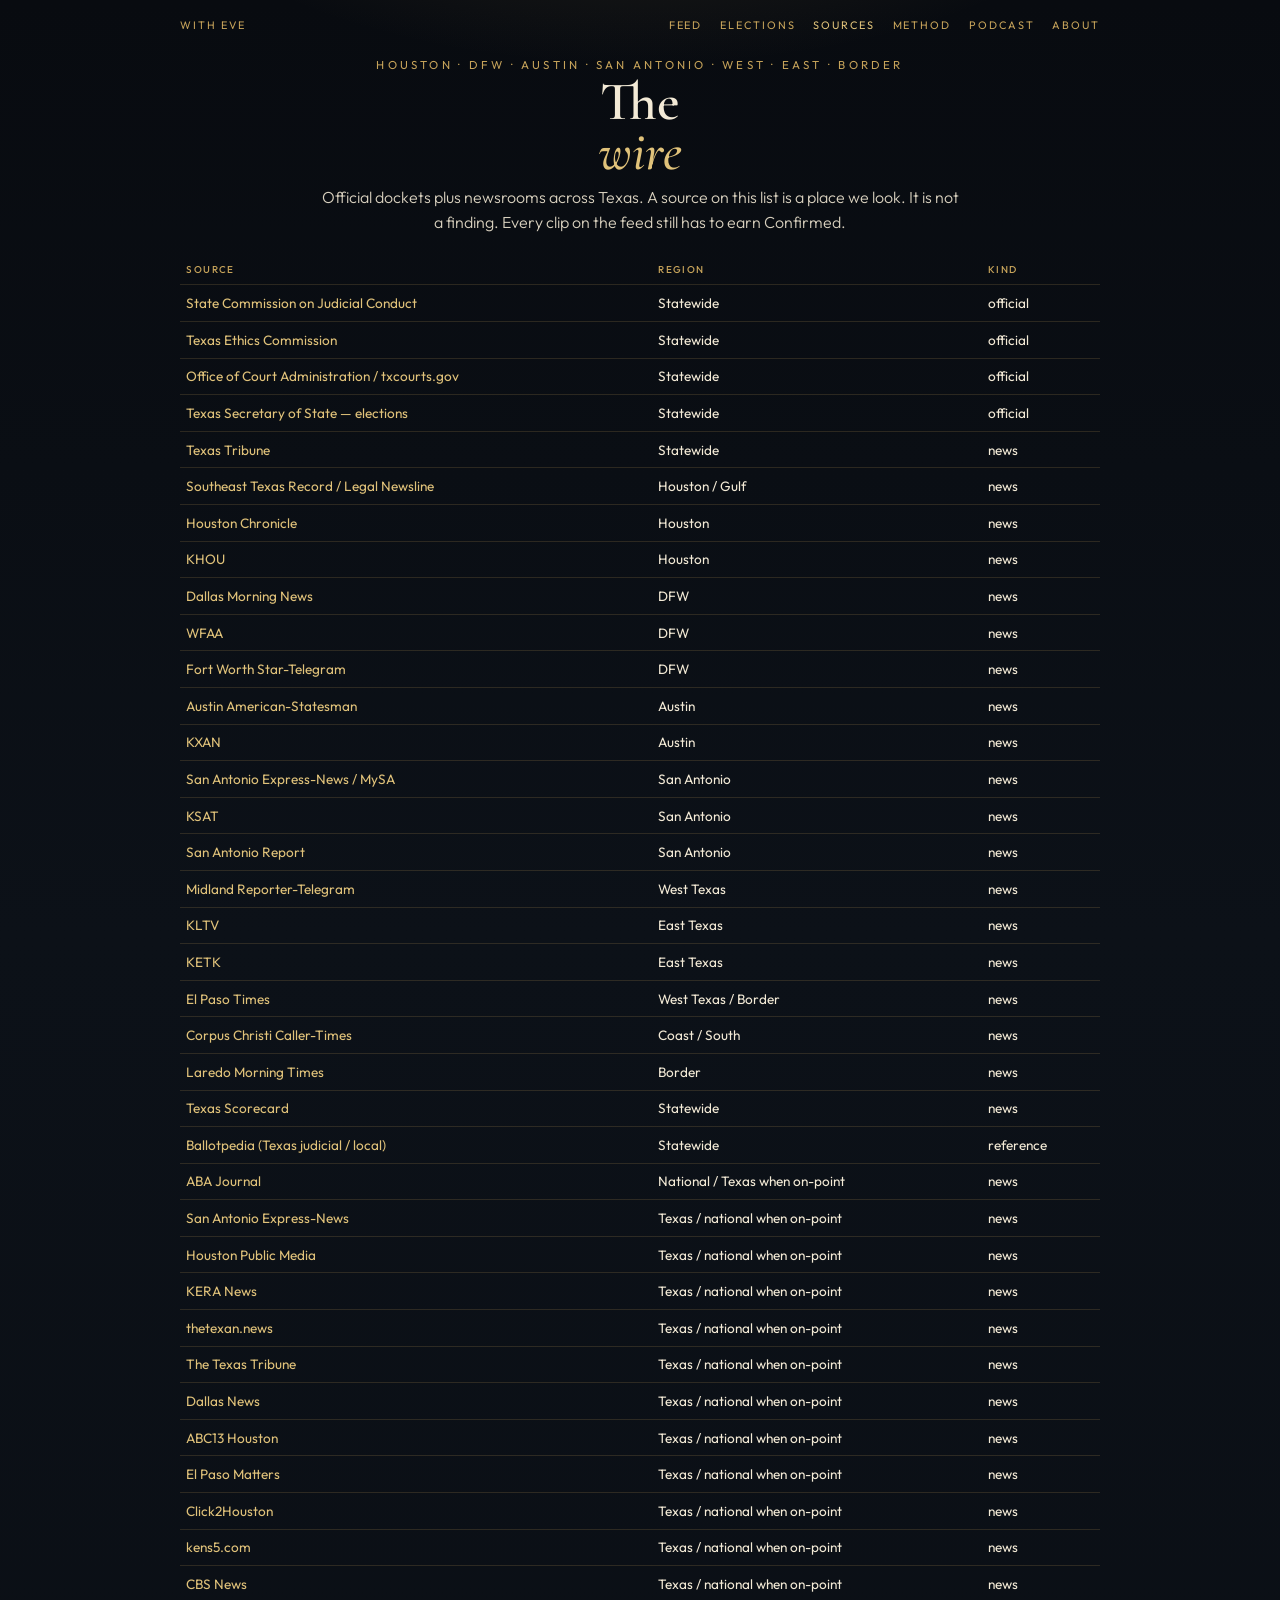
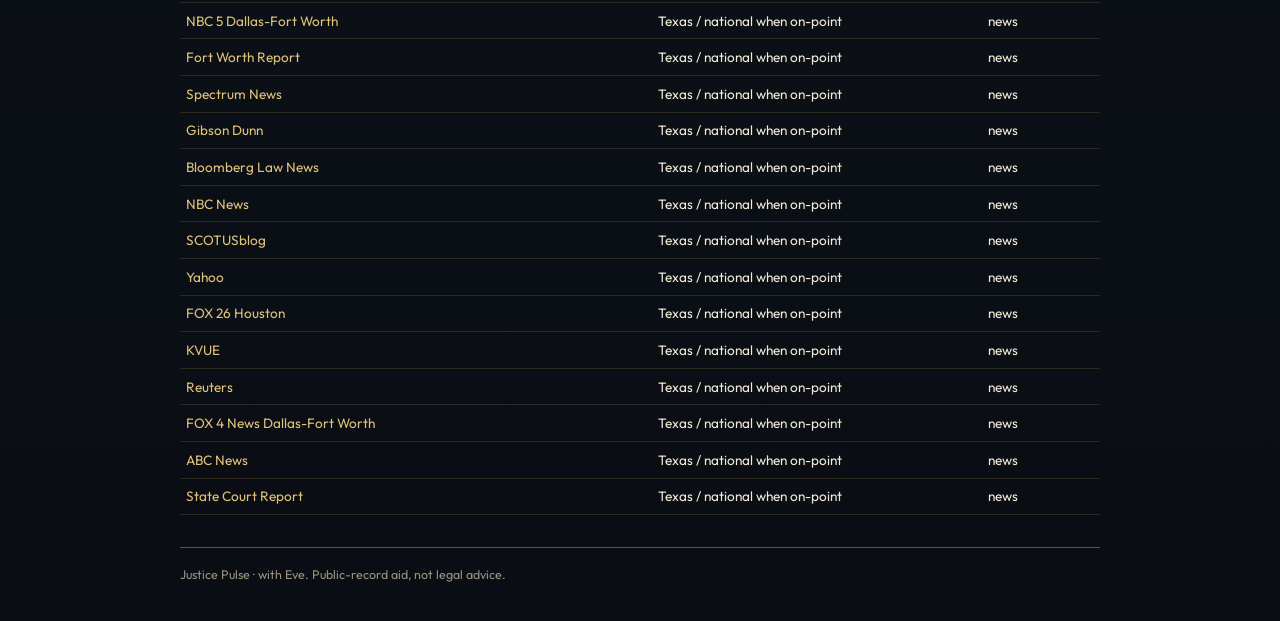
<file: sources.html>
<!DOCTYPE html>
<html lang="en">
<head>
<meta charset="utf-8">
<meta name="viewport" content="width=device-width, initial-scale=1">
<title>Watch wire · Justice Pulse</title>
<link href="https://fonts.googleapis.com/css2?family=Cormorant+Garamond:ital,wght@0,500;0,600;0,700;1,500&family=Outfit:wght@300;400;500;600&display=swap" rel="stylesheet">
<link rel="stylesheet" href="css/pulse.css">
</head>
<body>
<div class="wrap">
  <div class="topbar">
    <span>with Eve</span>
    <nav>
      <a href="index.html">Feed</a>
      <a href="elections.html">Elections</a>
      <a class="on" href="sources.html">Sources</a>
      <a href="method.html">Method</a>
      <a href="podcast.html">Podcast</a>
      <a href="about.html">About</a>
    </nav>
  </div>
  <header class="mast">
    <p class="kicker">Houston · DFW · Austin · San Antonio · West · East · Border</p>
    <h1>The<br><em>wire</em></h1>
    <p class="lede">Official dockets plus newsrooms across Texas. A source on this list is a place we look. It is not a finding. Every clip on the feed still has to earn Confirmed.</p>
  </header>
  <div style="overflow:auto">
    <table class="table" id="board">
      <thead><tr><th>Source</th><th>Region</th><th>Kind</th></tr></thead>
      <tbody></tbody>
    </table>
  </div>
  <footer>Justice Pulse · with Eve. Public-record aid, not legal advice.</footer>
</div>
<script>
function esc(s){return String(s||'').replace(/[&<>"']/g,c=>({'&':'&amp;','<':'&lt;','>':'&gt;','"':'&quot;',"'":'&#39;'}[c]))}
fetch('sources.json?t='+Date.now()).then(r=>r.json()).then(d=>{
  const tb=document.querySelector('#board tbody');
  tb.innerHTML=(d.sources||[]).map(s=>`<tr>
    <td><a href="${esc(s.url)}" target="_blank" rel="noopener">${esc(s.name)}</a></td>
    <td>${esc(s.region)}</td>
    <td>${esc(s.kind)}</td>
  </tr>`).join('');
});
</script>
</body>
</html>
</file>
<file: css/pulse.css>
:root{
  --night:#080b10;--ivory:#f3ead6;--ivory-2:#e7dcc2;--ink:#1a1610;--ink-soft:#3d372c;
  --gold:#c6a35a;--gold-2:#e0c27a;--rule:rgba(198,163,90,.45);--muted:#9a917e;--cyan:#5eead4;
}
*{box-sizing:border-box}html,body{margin:0}
body{min-height:100vh;color:var(--ivory);font-family:Outfit,system-ui,sans-serif;background:radial-gradient(900px 420px at 50% -8%,rgba(198,163,90,.16),transparent 58%),linear-gradient(180deg,var(--night),#0c1118 42%,#0a0e14)}
a{color:var(--gold-2);text-decoration:none}
.wrap{width:min(920px,calc(100% - 2rem));margin:0 auto}
.topbar{display:flex;justify-content:space-between;align-items:center;gap:1rem;padding:1.15rem 0 .35rem;font-size:.68rem;letter-spacing:.18em;text-transform:uppercase;color:var(--gold);flex-wrap:wrap}
.topbar nav{display:flex;gap:1.1rem;flex-wrap:wrap}
.topbar a{color:var(--gold)}
.topbar a:hover,.topbar a.on{color:var(--gold-2)}
header.mast{text-align:center;padding:1.2rem 0}
.seal{width:72px;height:72px;margin:0 auto .75rem;color:var(--gold-2)}
.kicker{margin:0 0 .3rem;font-size:.72rem;letter-spacing:.28em;text-transform:uppercase;color:var(--gold)}
h1{font-family:"Cormorant Garamond",Georgia,serif;font-weight:600;font-size:clamp(2.1rem,6vw,3.4rem);line-height:.92;margin:0 0 .5rem}
h1 em{font-style:italic;font-weight:500;color:var(--gold-2)}
.lede{max-width:40rem;margin:0 auto;color:#d8d0be;font-weight:300;font-size:1rem;line-height:1.55}
.rules{display:flex;align-items:center;gap:1rem;margin:1rem 0 0;color:var(--gold);font-size:.68rem;letter-spacing:.16em;text-transform:uppercase}
.rules:before,.rules:after{content:"";flex:1;height:1px;background:linear-gradient(90deg,transparent,var(--rule),transparent)}
.stats{display:grid;grid-template-columns:repeat(4,1fr);gap:.7rem;margin:1.2rem 0 .3rem}
@media(max-width:720px){.stats{grid-template-columns:repeat(2,1fr)}}
.stat{border:1px solid rgba(198,163,90,.22);background:rgba(16,21,29,.65);padding:.7rem;text-align:center}
.stat b{display:block;font-family:"Cormorant Garamond",serif;font-size:1.15rem}
.stat span{display:block;margin-top:.15rem;font-size:.64rem;letter-spacing:.14em;text-transform:uppercase;color:var(--muted)}
.filters{margin:1rem 0 .4rem}
.fl{font-size:.62rem;letter-spacing:.16em;text-transform:uppercase;color:var(--gold);margin:.55rem 0 .35rem}
.chips{display:flex;flex-wrap:wrap;gap:.35rem}
.chip{font-size:.66rem;letter-spacing:.06em;text-transform:uppercase;border:1px solid rgba(198,163,90,.35);color:var(--muted);background:transparent;padding:.28rem .55rem;border-radius:999px;cursor:pointer}
.chip.on{color:var(--gold-2);border-color:var(--gold);background:rgba(198,163,90,.12)}
.section-label{display:flex;justify-content:space-between;margin:.7rem 0 .85rem;font-size:.68rem;letter-spacing:.2em;text-transform:uppercase;color:var(--gold)}
article.clip{background:linear-gradient(180deg,var(--ivory),var(--ivory-2));color:var(--ink);margin:0 0 1.05rem;box-shadow:0 18px 40px rgba(0,0,0,.28);border:1px solid #d8c9a4;position:relative}
article.clip:before{content:"";position:absolute;left:0;top:0;bottom:0;width:5px;background:linear-gradient(180deg,var(--gold-2),#8d6b2a)}
.clip-inner{padding:1.15rem 1.2rem 1.15rem 1.35rem}
.meta{display:flex;flex-wrap:wrap;gap:.4rem;margin:0 0 .55rem}
.pill{font-size:.62rem;letter-spacing:.12em;text-transform:uppercase;border:1px solid #cbb892;padding:.22rem .45rem;color:#5c5343;background:rgba(255,255,255,.28)}
.pill.gold{border-color:#b8953a;color:#6d5318;background:rgba(198,163,90,.16)}
article h2{font-family:"Cormorant Garamond",Georgia,serif;font-size:1.45rem;line-height:1.15;font-weight:600;margin:0 0 .5rem}
article h2 a{color:var(--ink);text-decoration:none}
.sum{margin:0 0 .85rem;color:var(--ink-soft);font-size:.96rem;line-height:1.55}
.eve{margin:.2rem 0 .9rem;padding:.75rem .85rem;border-left:3px solid #b8953a;background:rgba(198,163,90,.12);color:#3d372c;font-size:.9rem;line-height:1.5}
.eve strong{color:#6d5318;letter-spacing:.08em;font-size:.68rem;text-transform:uppercase;display:block;margin-bottom:.25rem}
.read{font-size:.72rem;letter-spacing:.14em;text-transform:uppercase;text-decoration:none;color:#6d5318;border-bottom:1px solid rgba(109,83,24,.35)}
.empty{color:var(--muted);text-align:center;padding:2rem}
.prose{color:#d8d0be;font-weight:300;line-height:1.65;max-width:40rem;margin:0 auto 2rem}
.prose h2{font-family:"Cormorant Garamond",serif;color:var(--gold-2);font-size:1.6rem;margin:1.6rem 0 .5rem}
.prose p{margin:0 0 1rem}
.label-row{display:grid;gap:.7rem;margin:1.2rem 0 2rem}
.label-card{border:1px solid rgba(198,163,90,.22);padding:1rem 1.1rem;background:rgba(16,21,29,.55)}
.label-card b{display:block;color:var(--gold-2);font-family:"Cormorant Garamond",serif;font-size:1.2rem;margin-bottom:.25rem}
footer{border-top:1px solid var(--rule);padding:1.2rem 0 2.4rem;color:var(--muted);font-size:.78rem}
.table{width:100%;border-collapse:collapse;font-size:.85rem;margin:0 0 2rem}
.table th,.table td{border-bottom:1px solid rgba(198,163,90,.18);padding:.55rem .4rem;text-align:left;vertical-align:top}
.table th{color:var(--gold);font-size:.62rem;letter-spacing:.14em;text-transform:uppercase;font-weight:500}
.soon{opacity:.75;font-style:italic}
</file>
